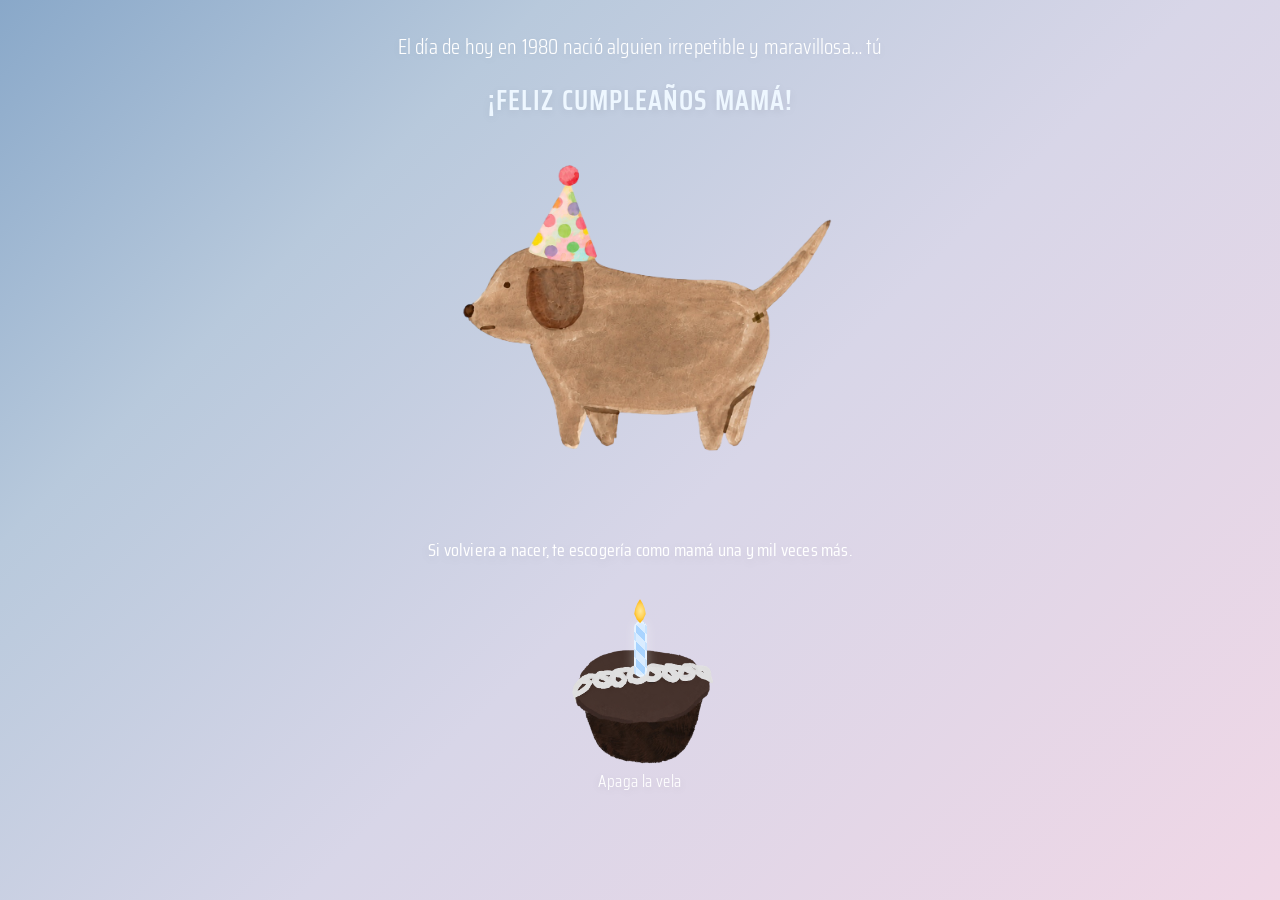
<file: index.html>
<!DOCTYPE html>
<html lang="es">

<head>

<meta charset="UTF-8">

<meta
name="viewport"
content="width=device-width, initial-scale=1.0">

<title>Feliz Cumpleaños Mamá</title>

<link
href="https://fonts.googleapis.com/css2?family=Saira+Condensed:wght@300;400;500;600&display=swap"
rel="stylesheet">

<link
rel="stylesheet"
href="style.css">

</head>

<body>

<div class="page">

<!-- ✨ FONDO -->

<div class="floating-bg">

<div class="floating-item"></div>
<div class="floating-item"></div>
<div class="floating-item"></div>
<div class="floating-item"></div>
<div class="floating-item"></div>
<div class="floating-item"></div>
<div class="floating-item"></div>
<div class="floating-item"></div>

<div class="sparkle"></div>
<div class="sparkle"></div>
<div class="sparkle"></div>
<div class="sparkle"></div>
<div class="sparkle"></div>
<div class="sparkle"></div>
<div class="sparkle"></div>
<div class="sparkle"></div>
<div class="sparkle"></div>
<div class="sparkle"></div>

<div class="star">✦</div>
<div class="star">✦</div>
<div class="star">✦</div>
<div class="star">✦</div>
<div class="star">✦</div>
<div class="star">✦</div>

</div>

<!-- ✨ CONTENIDO -->

<div class="content">

<h1 class="title">

<span class="top-text">

El día de hoy en 1980 nació alguien irrepetible y maravillosa… tú

</span>

<br><br>

<span class="birthday-text">

¡FELIZ CUMPLEAÑOS MAMÁ!

</span>

</h1>

<!-- 🐶 PERRITO -->

<div class="dog-wrapper">

<div class="dog-scene">

<img
src="dog.png"
class="dog">

<div id="confetti-container"></div>

</div>

</div>

<!-- ✨ FRASE -->

<p class="subtitle">

Si volviera a nacer, te escogería como mamá una y mil veces más.

</p>

<!-- 🎂 PASTEL -->

<div class="cake-section">

<div class="cake-wrapper">

<img
src="cake.png"
class="cake">

<!-- 🕯️ VELA -->

<div
class="candle"
onclick="blowCandle()">

<div
id="flame"
class="flame">

</div>

</div>

</div>

<p class="blow-text">

Apaga la vela

</p>

</div>

</div>

</div>

<script src="script.js"></script>

</body>

</html>
</file>
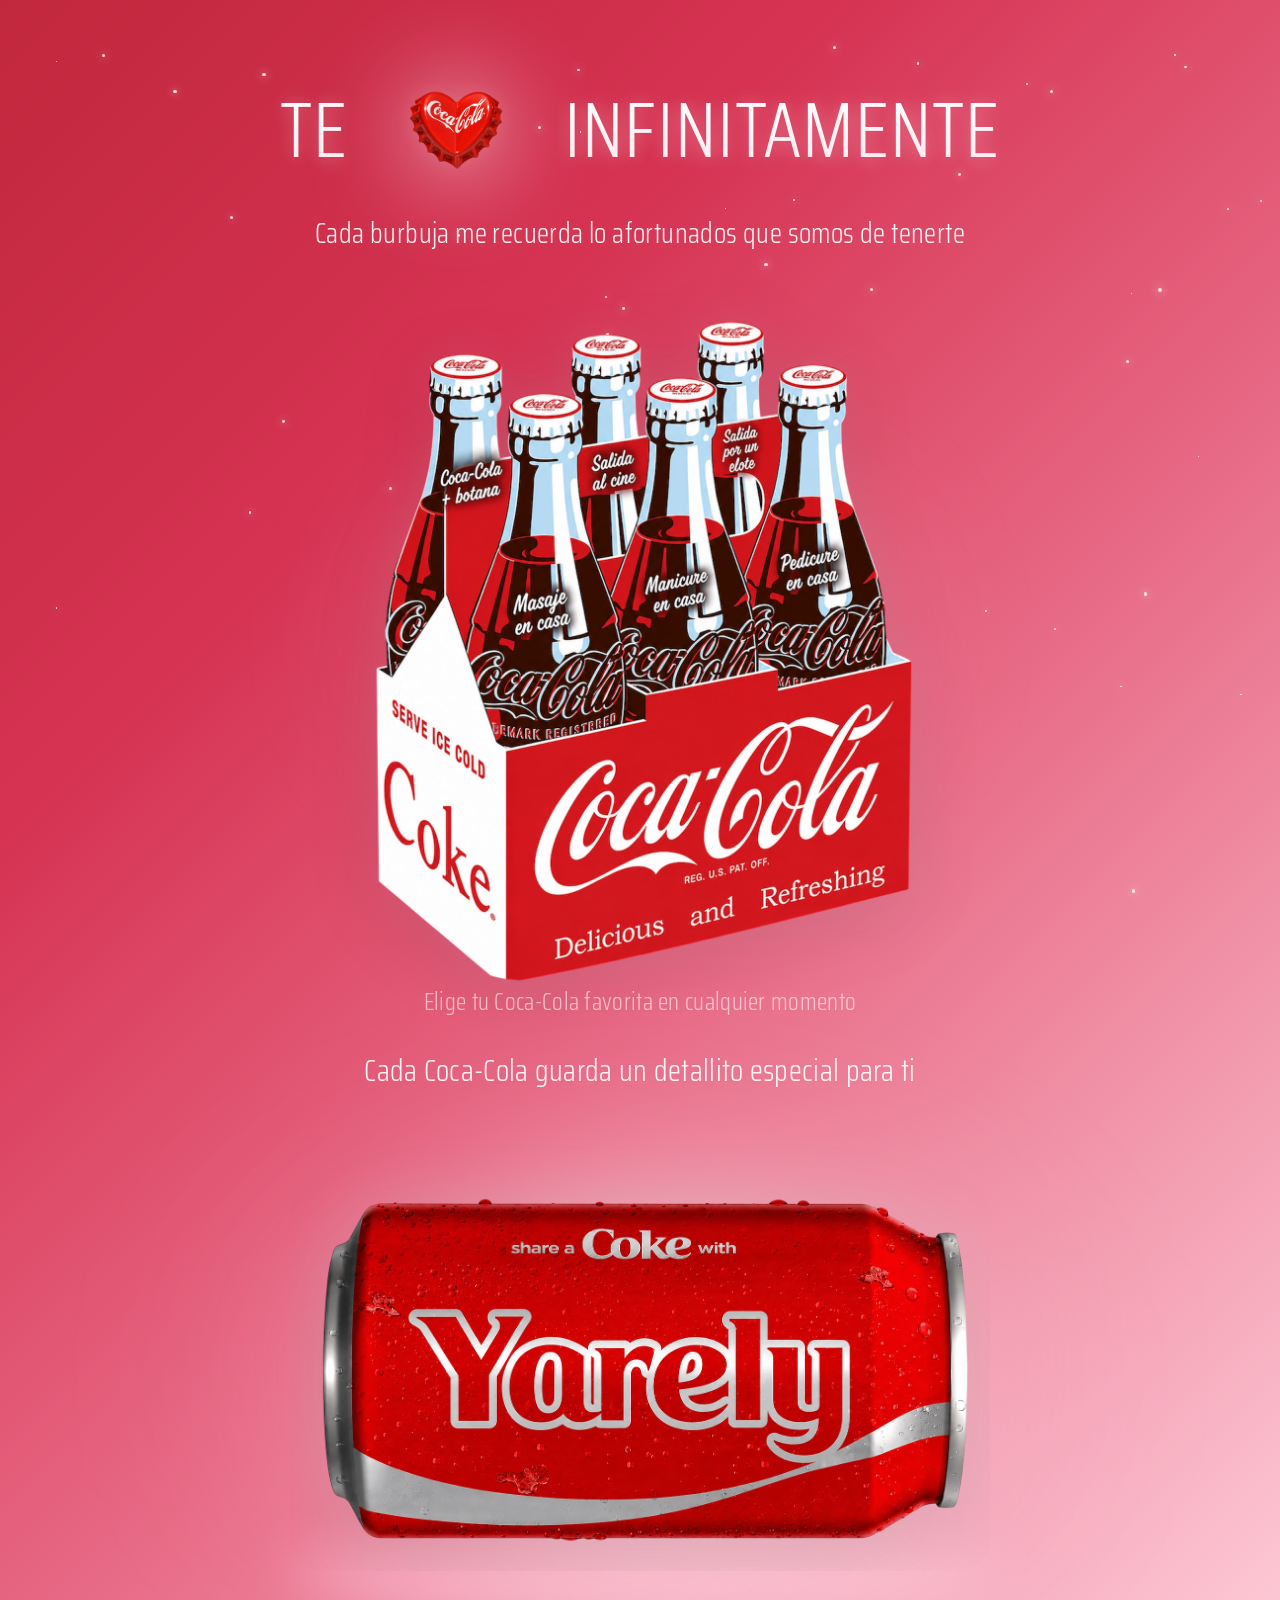
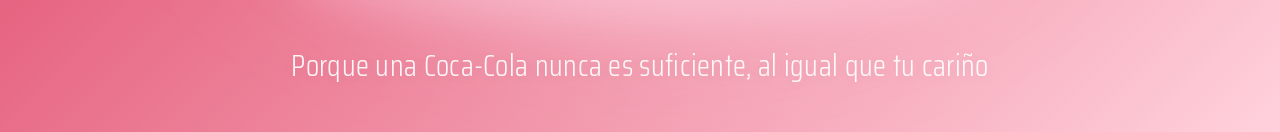
<file: page2.html>
<!DOCTYPE html>
<html lang="es">

<head>

<meta charset="UTF-8">

<meta
name="viewport"
content="width=device-width, initial-scale=1.0">

<title>Page 2</title>

<link
href="https://fonts.googleapis.com/css2?family=Saira+Condensed:wght@300;400;500;600&display=swap"
rel="stylesheet">

<link
rel="stylesheet"
href="style2.css">

</head>

<body>

<div class="page2">

<!-- ✨ BURBUJAS -->

<div class="bubbles">

<div class="bubble"></div>
<div class="bubble"></div>
<div class="bubble"></div>
<div class="bubble"></div>
<div class="bubble"></div>
<div class="bubble"></div>
<div class="bubble"></div>
<div class="bubble"></div>

</div>

<!-- ✨ SPARKLES -->

<div class="sparkles">

<div
class="sparkle"
style="top:6%; left:8%;">
</div>

<div
class="sparkle"
style="top:14%; left:42%;">
</div>

<div
class="sparkle"
style="top:10%; left:82%;">
</div>

<div
class="sparkle"
style="top:24%; left:18%;">
</div>

<div
class="sparkle"
style="top:32%; left:68%;">
</div>

<div
class="sparkle"
style="top:40%; left:88%;">
</div>

</div>

<!-- ✨ TÍTULO -->

<div class="title-container">

<span class="title-text">
TE
</span>

<div class="heart-wrapper">

<div class="heart-glow"></div>

<img
src="heart.png"
class="heart-img">

</div>

<span class="title-text">
INFINITAMENTE
</span>

</div>

<p class="subtitle">
Cada burbuja me recuerda lo afortunados que somos de tenerte
</p>

<div class="sixpack-section">

<img
src="sixpack.png"
class="sixpack-img">

<button class="cap-hitbox cap1"
onclick="openBottle(1)">
</button>

<button class="cap-hitbox cap2"
onclick="openBottle(2)">
</button>

<button class="cap-hitbox cap3"
onclick="openBottle(3)">
</button>

<button class="cap-hitbox cap4"
onclick="openBottle(4)">
</button>

<button class="cap-hitbox cap5"
onclick="openBottle(5)">
</button>

<button class="cap-hitbox cap6"
onclick="openBottle(6)">
</button>

</div>

<p class="sixpack-legend">
Elige tu Coca-Cola favorita en cualquier momento
</p>

<p class="sixpack-message">
Cada Coca-Cola guarda un detallito especial para ti
</p>

<div class="can-section">

<img
src="coke-can.png"
class="can-img"
onclick="openMachine()">

</div>

<p class="final-message">
Porque una Coca-Cola nunca es suficiente,
al igual que tu cariño
</p>

</div>
<!-- ✨ MODAL COCA-COLA -->

<div class="bottle-modal" id="bottleModal">

  <div class="modal-overlay"></div>

  <div class="modal-content">

    <button
      class="close-modal-btn"
      onclick="closeBottleModal()">

      ✕

    </button>

    <div class="bottle-row">

      <img
        src="bottle.png"
        class="big-bottle"
        id="mainBottle">

      <img
        src="opener.png"
        class="opener-img"
        id="opener"
        onclick="openCoke()">

      <div class="fizz" id="fizz"></div>

    </div>

    <p class="open-text" id="openText">

      Destapa tu Coca-Cola

    </p>

  </div>

</div>

<!-- ✨ OVERLAY CUPÓN -->

<div class="coupon-choice" id="couponChoice">

  <div class="coupon-choice-inner">

    <img
      src="coupon1.png"
      class="coupon-image"
      id="couponImage"
    >

    <button
      class="coupon-zone cancel-zone"
      onclick="cancelCoupon()">
    </button>

    <button
      class="coupon-zone redeem-zone"
      onclick="confirmRedeem()">
    </button>

    <div class="coupon-labels">

      <p class="coupon-label">
        Cancelar
      </p>

      <p class="coupon-label">
        Redimir
      </p>

    </div>

  </div>

</div>

</div>

<!-- ✨ MODAL MÁQUINA -->

<div class="machine-modal" id="machineModal">

  <div class="machine-overlay"></div>

  <div class="machine-content">

    <button
      class="close-machine-btn"
      onclick="closeMachine()">

      ✕

    </button>

<div class="machine-wrapper">

<div id="machineImageContainer">

<img
src="machine-5.png"
class="machine-img"
id="machineImage">

</div>

<button
class="machine-btn machine-btn-1"
onclick="useMachineCan(1)">
</button>

<button
class="machine-btn machine-btn-2"
onclick="useMachineCan(2)">
</button>

<button
class="machine-btn machine-btn-3"
onclick="useMachineCan(3)">
</button>

<button
class="machine-btn machine-btn-4"
onclick="useMachineCan(4)">
</button>

<button
class="machine-btn machine-btn-5"
onclick="useMachineCan(5)">
</button>

</div>

    <p class="machine-text">

      Toma tu Coca-Cola en el orden:
      arriba hacia abajo

</p>

<!-- ✨ ELECCIÓN LATA -->

<div
class="machine-choice"
id="machineChoice">

<div class="machine-choice-inner">

<p class="machine-choice-title">
Una Coca-Cola de regalo para ti
</p>

<img
src="can-crushed.png"
class="machine-can-left"
onclick="cancelMachineCan()">

<img
src="can-normal.png"
class="machine-can-right"
onclick="redeemMachineCan()">

<div class="machine-choice-labels">

<p>
Cancelar
</p>

<p>
Redimir
</p>

</div>

<p
class="machine-counter"
id="machineCounter">

Redimidos 0/5

</p>

</div>

</div>
</div>
</div>

<script src="script2.js"></script>

</body>
</html>
</file>
<file: style.css>
body{

margin:0;
padding:0;

overflow:hidden;

font-family:
'Saira Condensed',
sans-serif;

background:
linear-gradient(
135deg,
#89a8c9 0%,
#b8c9dc 25%,
#d8d6e8 55%,
#f0d7e6 100%
);

}

/* ✨ CONTENEDOR */

.container{

display:flex;

width:200vw;
height:100vh;

overflow-x:auto;

scroll-snap-type:x mandatory;

scroll-behavior:smooth;

}

.page{

position:relative;

width:100vw;
height:100vh;

flex-shrink:0;

scroll-snap-align:start;

overflow:hidden;

}

/* ✨ CONTENIDO */

.content{

position:relative;

z-index:2;

width:100%;
height:100vh;

display:flex;
flex-direction:column;

justify-content:flex-start;

align-items:center;

padding:34px 14px 18px;

gap:18px;

box-sizing:border-box;

overflow:hidden;

}

/* ✨ FONDO */

.floating-bg{

position:fixed;

width:100%;
height:100%;

overflow:hidden;

pointer-events:none;

z-index:0;

}

/* ○ CÍRCULOS */

.floating-item{

position:absolute;

bottom:-100px;

width:18px;
height:18px;

background:
rgba(255,255,255,0.52);

border-radius:50%;

filter:blur(2px);

animation:
floatUp linear infinite;

}

/* ✨ GLITTER */

.sparkle{

position:absolute;

width:4px;
height:4px;

background:white;

border-radius:50%;

opacity:0;

box-shadow:
0 0 12px rgba(255,255,255,0.95),
0 0 24px rgba(255,255,255,0.75);

animation:
sparkleTwinkle infinite ease-in-out;

}

/* ⭐ ESTRELLAS */

.star{

position:absolute;

font-size:24px;

color:white;

opacity:0;

text-shadow:
0 0 12px rgba(255,255,255,1),
0 0 25px rgba(255,255,255,0.9);

animation:
starTwinkle infinite ease-in-out;

}

/* ✨ POSICIONES */

.floating-item:nth-child(1){
left:5%;
animation-duration:12s;
}

.floating-item:nth-child(2){
left:15%;
animation-duration:15s;
}

.floating-item:nth-child(3){
left:28%;
animation-duration:11s;
}

.floating-item:nth-child(4){
left:45%;
animation-duration:16s;
}

.floating-item:nth-child(5){
left:60%;
animation-duration:13s;
}

.floating-item:nth-child(6){
left:75%;
animation-duration:17s;
}

.floating-item:nth-child(7){
left:88%;
animation-duration:12s;
}

.floating-item:nth-child(8){
left:96%;
animation-duration:18s;
}

.sparkle:nth-child(9){
top:10%;
left:20%;
animation-duration:2s;
}

.sparkle:nth-child(10){
top:20%;
left:70%;
animation-duration:3s;
}

.sparkle:nth-child(11){
top:35%;
left:40%;
animation-duration:2.5s;
}

.sparkle:nth-child(12){
top:50%;
left:85%;
animation-duration:3.5s;
}

.sparkle:nth-child(13){
top:60%;
left:10%;
animation-duration:2.2s;
}

.sparkle:nth-child(14){
top:75%;
left:55%;
animation-duration:3s;
}

.sparkle:nth-child(15){
top:30%;
left:90%;
animation-duration:2.8s;
}

.sparkle:nth-child(16){
top:80%;
left:30%;
animation-duration:2.6s;
}

.sparkle:nth-child(17){
top:15%;
left:50%;
animation-duration:3.2s;
}

.sparkle:nth-child(18){
top:65%;
left:75%;
animation-duration:2.4s;
}

.star:nth-child(19){
top:10%;
left:10%;
animation-duration:4s;
}

.star:nth-child(20){
top:22%;
left:82%;
animation-duration:5s;
}

.star:nth-child(21){
top:40%;
left:15%;
animation-duration:4.5s;
}

.star:nth-child(22){
top:60%;
left:75%;
animation-duration:5.5s;
}

.star:nth-child(23){
top:78%;
left:45%;
animation-duration:4.8s;
}

.star:nth-child(24){
top:15%;
left:55%;
animation-duration:5.2s;
}

/* ✨ ANIMACIONES */

@keyframes floatUp{

0%{

transform:
translateY(0)
translateX(0);

opacity:0;

}

20%{
opacity:1;
}

100%{

transform:
translateY(-120vh)
translateX(30px);

opacity:0;

}

}

@keyframes sparkleTwinkle{

0%{
opacity:0;
transform:scale(0.5);
}

50%{
opacity:1;
transform:scale(1.5);
}

100%{
opacity:0;
transform:scale(0.5);
}

}

@keyframes starTwinkle{

0%{
opacity:0.15;
transform:scale(0.7);
}

50%{
opacity:1;
transform:scale(1.3);
}

100%{
opacity:0.15;
transform:scale(0.7);
}

}

/* ✨ TÍTULO */

.title{

font-size:21px;

font-weight:300;

line-height:1.2;

letter-spacing:0.2px;

text-align:center;

max-width:760px;

margin:0;

text-shadow:
0 2px 10px rgba(0,0,0,0.08);

}

.top-text{

color:white;

font-weight:300;

}

.birthday-text{

font-size:28px;

font-weight:600;

letter-spacing:1px;

word-spacing:2px;

color:#eef7ff;

}

/* 🐶 PERRITO */

.dog-wrapper{

display:flex;
flex-direction:column;

align-items:center;

}

.dog-scene{

position:relative;

width:680px;
max-width:94vw;

display:flex;
justify-content:center;
align-items:center;

}

.dog{

width:100%;

display:block;

position:relative;

z-index:2;

}

/* 🎉 CONFETTI */

#confetti-container{

position:absolute;

right:100px;
bottom:100px;

width:20px;
height:20px;

z-index:1;

pointer-events:none;

}

.confetti{

position:absolute;

width:12px;
height:18px;

border-radius:3px;

opacity:1;

animation:
confettiFall linear forwards;

}

.streamer{

position:absolute;

width:45px;
height:18px;

border-radius:50%;

border:5px solid;

border-color:
transparent
transparent
currentColor
transparent;

opacity:1;

animation:
streamerFall linear forwards;

}

@keyframes confettiFall{

0%{

transform:
translate(0,0)
rotate(0deg)
scale(0.6);

opacity:1;

}

100%{

transform:
translate(var(--x),var(--y))
rotate(720deg)
scale(1.1);

opacity:0;

}

}

@keyframes streamerFall{

0%{

transform:
translate(0,0)
rotate(0deg);

opacity:1;

}

100%{

transform:
translate(var(--x),var(--y))
rotate(540deg);

opacity:0;

}

}

/* ✨ FRASE */

.subtitle{

margin-top:2px;

font-size:18px;

font-weight:400;

letter-spacing:0.2px;

color:white;

text-align:center;

max-width:650px;

line-height:1.25;

text-shadow:
0 3px 12px rgba(0,0,0,0.12);

}

/* 🎂 PASTEL */

.cake-section{

margin-top:8px;

display:flex;
flex-direction:column;

align-items:center;

}

.cake-wrapper{

position:relative;

width:185px;

display:flex;
justify-content:center;
align-items:center;

}

.cake{

width:100%;

display:block;

}

/* 🕯️ VELA */

.candle{

position:absolute;

top:16px;

width:9px;
height:52px;

background:
repeating-linear-gradient(
45deg,
#d9ecff 0px,
#d9ecff 6px,
#a9d4ff 6px,
#a9d4ff 12px
);

border-radius:10px;

display:flex;
justify-content:center;

cursor:pointer;

box-shadow:
0 0 12px rgba(255,255,255,0.35);

border:
2px solid rgba(255,255,255,0.35);

}

/* 🔥 FLAMA */

.flame{

position:absolute;

top:-24px;

width:15px;
height:24px;

background:
radial-gradient(
ellipse at center,
#ffe89a 0%,
#ffd35a 38%,
#ffb300 68%,
#ff8a00 100%
);

border-radius:
50% 50% 50% 50% / 65% 65% 35% 35%;

transform:
rotate(0deg);

animation:
flameMove 0.12s infinite alternate;

filter:
drop-shadow(
0 0 10px rgba(255,200,0,0.95)
);

clip-path:
polygon(
50% 0%,
68% 18%,
82% 40%,
88% 62%,
72% 84%,
50% 100%,
28% 84%,
12% 62%,
18% 40%,
32% 18%
);

}

@keyframes flameMove{

0%{

transform:
scale(1)
rotate(-2deg);

}

100%{

transform:
scale(1.08)
rotate(2deg);

}

}

/* ❌ APAGAR */

.flame-out{

animation:none;

opacity:0;

transition:0.7s;

}

/* ✨ TEXTO */

.blow-text{

margin-top:-22px;

font-size:17px;

font-weight:300;

letter-spacing:0.4px;

color:white;

text-shadow:
0 2px 10px rgba(0,0,0,0.12);

}

/* ✨ PÁGINA 2 */

.page2{

display:flex;

justify-content:center;
align-items:center;

}

.page2-title{

font-size:60px;

color:white;

font-weight:400;

}

/* ✨ TRANSICIÓN ENTRE PÁGINAS */

.page{

transition:
opacity 1s ease,
transform 1s ease;

}

/* ✨ DESAPARECER */

.page.fade-out{

opacity:0;

transform:
scale(1.03);

}
/* ✨ MODAL REDENCIÓN */

.redeem-overlay{

position:fixed;

inset:0;

display:flex;

justify-content:center;
align-items:center;

background:
rgba(0,0,0,.34);

backdrop-filter:
blur(12px);

opacity:0;

pointer-events:none;

transition:
all .45s ease;

z-index:100000;

}

.redeem-overlay.show{

opacity:1;

pointer-events:auto;

}

/* ✨ BOX */

.redeem-box{

width:
min(84vw,320px);

padding:
28px 24px;

border-radius:28px;

background:
rgba(255,255,255,.12);

border:
1px solid rgba(255,255,255,.14);

backdrop-filter:
blur(18px);

box-shadow:
0 10px 40px rgba(0,0,0,.18);

text-align:center;

transform:
translateY(14px)
scale(.95);

transition:
all .45s ease;

}

.redeem-overlay.show .redeem-box{

transform:
translateY(0)
scale(1);

}

/* ✨ TÍTULO */

.redeem-title{

font-size:20px;

font-weight:400;

color:white;

margin:0 0 14px;

}

/* ✨ REGALO */

.redeem-ticket{

font-size:24px;

font-weight:300;

line-height:1.45;

color:
rgba(255,255,255,.82);

margin:0 0 28px;

}

/* ✨ BOTONES */

.redeem-buttons{

display:flex;

justify-content:center;

gap:14px;

}

.redeem-btn{

border:none;

padding:
12px 20px;

border-radius:16px;

font-family:
'Saira Condensed',
sans-serif;

font-size:17px;

cursor:pointer;

transition:
all .25s ease;

}

.cancel-btn{

background:
rgba(255,255,255,.10);

color:white;

}

.confirm-btn{

background:
rgba(255,255,255,.18);

border:
1px solid rgba(255,255,255,.14);

color:white;

}

.redeem-btn:hover{

transform:
translateY(-2px);

}
</file>
<file: style2.css>
body{

margin:0;
padding:0;

overflow-x:hidden;
overflow-y:auto;

font-family:
'Saira Condensed',
sans-serif;

background:
linear-gradient(
135deg,
#c1273d 0%,
#d63352 28%,
#e76884 55%,
#ffd1dc 100%
);

}

/* ✨ CONTENEDOR */

.page2{

position:relative;

width:100vw;
min-height:100vh;

overflow:hidden;

padding-bottom:18px;

box-sizing:border-box;

}

/* ✨ BURBUJAS */

.bubbles{

position:fixed;

inset:0;

pointer-events:none;

overflow:hidden;

z-index:1;

}

.bubble{

position:absolute;

bottom:-120px;

border-radius:50%;

background:
rgba(255,255,255,0.16);

backdrop-filter:
blur(2px);

animation:
bubbleFloat linear infinite;

}

/* ✨ POSICIONES */

.bubble:nth-child(1){

left:8%;

width:24px;
height:24px;

animation-duration:10s;

}

.bubble:nth-child(2){

left:20%;

width:14px;
height:14px;

animation-duration:7s;

animation-delay:1s;

}

.bubble:nth-child(3){

left:34%;

width:34px;
height:34px;

animation-duration:13s;

}

.bubble:nth-child(4){

left:50%;

width:18px;
height:18px;

animation-duration:9s;

animation-delay:2s;

}

.bubble:nth-child(5){

left:64%;

width:26px;
height:26px;

animation-duration:12s;

}

.bubble:nth-child(6){

left:78%;

width:16px;
height:16px;

animation-duration:8s;

animation-delay:1.5s;

}

.bubble:nth-child(7){

left:88%;

width:32px;
height:32px;

animation-duration:14s;

}

.bubble:nth-child(8){

left:95%;

width:20px;
height:20px;

animation-duration:10s;

}

/* ✨ SPARKLES */

.sparkles{

position:fixed;

inset:0;

pointer-events:none;

z-index:1;

}

.sparkle{

position:absolute;

width:3px;
height:3px;

border-radius:50%;

background:
rgba(255,255,255,0.82);

box-shadow:
0 0 10px rgba(255,255,255,0.95),
0 0 20px rgba(255,255,255,0.45);

animation:
sparkleMove ease-in-out infinite;

animation-duration:4s;

}

/* ✨ TÍTULO */

.title-container{

position:relative;

display:flex;

align-items:center;
justify-content:center;

gap:3vw;

width:100%;

padding-top:70px;

box-sizing:border-box;

z-index:2;

}

/* ✨ TEXTO */

.title-text{

font-size:
clamp(42px, 9vw, 78px);

font-weight:300;

letter-spacing:1px;

line-height:1;

white-space:nowrap;

background:
linear-gradient(
180deg,
#ffffff 0%,
#ffe8ee 100%
);

-webkit-background-clip:text;

-webkit-text-fill-color:transparent;

text-shadow:
0 4px 18px rgba(255,255,255,0.18),
0 0 18px rgba(255,255,255,0.22);

}

/* ❤️ CONTENEDOR */

.heart-wrapper{

position:relative;

display:flex;
justify-content:center;
align-items:center;

}

/* ✨ AURA BLANCA */

.heart-glow{

position:absolute;

width:165px;
height:165px;

border-radius:50%;

background:
radial-gradient(
circle,
rgba(255,255,255,0.52) 0%,
rgba(255,255,255,0.34) 22%,
rgba(255,220,235,0.18) 42%,
rgba(255,210,225,0.08) 58%,
transparent 78%
);

filter:
blur(34px);

transform:
scale(1.12);

z-index:1;

pointer-events:none;

}

/* ❤️ IMAGEN */

.heart-img{

width:
clamp(70px, 16vw, 140px);

height:auto;

display:block;

position:relative;

z-index:2;

mix-blend-mode:normal;

filter:
drop-shadow(
0 0 10px rgba(255,255,255,0.10)
);

}

/* ✨ SUBTÍTULO */

.subtitle{

position:relative;

z-index:2;

margin-top:22px;

padding:0 28px;

text-align:center;

font-size:
clamp(18px, 4.5vw, 28px);

font-weight:300;

line-height:1.5;

letter-spacing:.4px;

color:
rgba(255,255,255,0.92);

text-shadow:
0 2px 12px rgba(255,255,255,0.10),
0 2px 10px rgba(0,0,0,0.08);

}

/* ✨ BURBUJAS REFRESCO */

.fizz-bg{

position:fixed;

inset:0;

pointer-events:none;

overflow:hidden;

z-index:0;

}

.fizz-bubble{

position:absolute;

bottom:-120px;

border-radius:50%;

background:
radial-gradient(
circle at 30% 30%,
rgba(255,255,255,0.95),
rgba(255,255,255,0.28) 42%,
rgba(255,255,255,0.10) 65%,
transparent 100%
);

backdrop-filter:
blur(1px);

opacity:.55;

animation:
fizzRise linear infinite;

}

/* ✨ SIXPACK */

.sixpack-section{

position:relative;

z-index:2;

width:100%;

display:flex;
justify-content:center;
align-items:center;

margin-top:42px;

padding:
0 18px;

box-sizing:border-box;

}

/* ✨ AURA SIXPACK */

.sixpack-section::before{

content:"";

position:absolute;

width:
min(92vw, 620px);

height:380px;

border-radius:50%;

background:
radial-gradient(
circle,
rgba(255,255,255,0.52) 0%,
rgba(255,255,255,0.30) 20%,
rgba(255,230,240,0.16) 40%,
rgba(255,220,235,0.08) 58%,
transparent 82%
);

filter:
blur(54px);

transform:
scale(1.08);

z-index:1;

pointer-events:none;

}

/* ✨ IMAGEN */

.sixpack-img{

position:relative;

z-index:2;

width:
min(92vw, 560px);

height:auto;

display:block;

filter:
drop-shadow(
0 14px 34px rgba(0,0,0,0.10)
)
drop-shadow(
0 0 22px rgba(255,255,255,0.08)
);

}

/* ✨ LEYENDA */

.sixpack-legend{

position:relative;

z-index:2;

margin-top:4px;

padding:
0 26px;

text-align:center;

font-size:
clamp(16px, 4vw, 24px);

font-weight:300;

line-height:1.4;

letter-spacing:.3px;

color:
rgba(255,255,255,0.58);

text-shadow:
0 1px 10px rgba(255,255,255,0.08);

}

/* ✨ FRASE */

.sixpack-message{

position:relative;

z-index:2;

margin-top:28px;

padding:
0 34px;

text-align:center;

font-size:
clamp(20px, 4.8vw, 30px);

font-weight:300;

line-height:1.6;

letter-spacing:.3px;

color:
rgba(255,255,255,0.92);

text-shadow:
0 2px 14px rgba(0,0,0,0.08);

}

/* ✨ ANIMACIONES */

@keyframes bubbleFloat{

0%{

transform:
translateY(0)
translateX(0);

opacity:0;

}

15%{

opacity:1;

}

100%{

transform:
translateY(-120vh)
translateX(25px);

opacity:0;

}

}

@keyframes sparkleMove{

0%{

opacity:0.2;

transform:
scale(0.8);

}

50%{

opacity:1;

transform:
scale(1.4);

}

100%{

opacity:0.2;

transform:
scale(0.8);

}

}

@keyframes fizzRise{

0%{

transform:
translateY(0)
translateX(0)
scale(.7);

opacity:0;

}

10%{

opacity:.55;

}

50%{

transform:
translateY(-55vh)
translateX(8px)
scale(1);

}

100%{

transform:
translateY(-120vh)
translateX(-10px)
scale(1.15);

opacity:0;

}

}
/* ✨ LATA */

.can-section{

position:relative;

z-index:2;

width:100%;

display:flex;
justify-content:center;
align-items:center;

margin-top:46px;

padding:
0 22px;

box-sizing:border-box;

}

/* ✨ AURA LATA */

.can-section::before{

content:"";

position:absolute;

width:
min(104vw, 860px);

height:380px;

border-radius:50%;

background:
radial-gradient(
circle,
rgba(255,255,255,0.72) 0%,
rgba(255,255,255,0.46) 18%,
rgba(255,240,245,0.26) 36%,
rgba(255,225,235,0.14) 54%,
rgba(255,210,225,0.08) 68%,
transparent 86%
);

filter:
blur(72px);

transform:
scale(1.14);

z-index:1;

pointer-events:none;

}

/* ✨ NIEBLA INFERIOR */

.can-section::after{

content:"";

position:absolute;

bottom:-8px;
left:50%;

transform:
translateX(-50%);

width:
min(92vw, 700px);

height:90px;

background:
linear-gradient(
to bottom,
rgba(255,210,225,0) 0%,
rgba(255,210,225,0.24) 30%,
rgba(255,220,235,0.42) 55%,
rgba(255,225,240,0.62) 100%
);

filter:
blur(26px);

border-radius:50%;

z-index:1;

pointer-events:none;

}

/* ✨ IMAGEN */

.can-img{

position:relative;

z-index:2;

width:
min(96vw, 700px);

height:auto;

display:block;

/* ✨ RECORTAR SOMBRA INFERIOR */

clip-path:
inset(0% 0% 8% 0% round 28px);

/* ✨ GLOW */

filter:
drop-shadow(
0 18px 40px rgba(0,0,0,0.10)
)
drop-shadow(
0 0 34px rgba(255,255,255,0.18)
);

}

/* ✨ FRASE FINAL */

.final-message{

position:relative;

z-index:2;

margin-top:34px;
margin-bottom:24px;

padding:
0 34px;

text-align:center;

font-size:
clamp(20px, 4.8vw, 30px);

font-weight:300;

line-height:1.6;

letter-spacing:.3px;

color:
rgba(255,255,255,0.92);

text-shadow:
0 2px 14px rgba(0,0,0,0.08);

}

/* ✨ HITBOXES TAPAS */

.cap-hitbox{

position:absolute;

width:13%;
aspect-ratio:1/1;

border:none;

background:
rgba(255,255,255,0);

border-radius:50%;

cursor:pointer;

z-index:20;

transform:
translate(-50%, -50%);

}

/* ✨ POSICIONES EXACTAS */

.cap1{

top:14%;
left:19%;

}

.cap2{

top:18%;
left:33%;

}

.cap3{

top:10%;
left:46%;

}

.cap4{

top:17%;
left:59%;

}

.cap5{

top:9%;
left:70%;

}

.cap6{

top:15%;
left:84%;

}

/* ✨ DEBUG OPCIONAL */

/*
.cap-hitbox{

background:
rgba(0,255,0,0.25);

}
*/
/* ✨ MODAL */

.bottle-modal{

position:fixed;

inset:0;

display:flex;

justify-content:center;
align-items:center;

opacity:0;

visibility:hidden;

pointer-events:none;

transition:
opacity .7s ease,
visibility .7s ease;

z-index:9999;

}

/* ✨ MOSTRAR */

.bottle-modal.show{

opacity:1;

visibility:visible;

pointer-events:auto;

}

/* ✨ OVERLAY */

.modal-overlay{

position:absolute;

inset:0;

background:
rgba(0,0,0,0);

backdrop-filter:
blur(0px)
brightness(1);

-webkit-backdrop-filter:
blur(0px)
brightness(1);

transition:
background .55s ease,
backdrop-filter .55s ease,
-webkit-backdrop-filter .55s ease;

}

.bottle-modal.show .modal-overlay{

background:
rgba(0,0,0,0.34);

backdrop-filter:
blur(22px)
brightness(.86);

-webkit-backdrop-filter:
blur(22px)
brightness(.86);

}

/* ✨ CONTENIDO */

.modal-content{

position:relative;

display:flex;

flex-direction:column;

align-items:center;
justify-content:center;

z-index:2;

/* ✨ OCULTO */

opacity:0;

visibility:hidden;

transform:
translateY(30px)
scale(.92);

transition:
opacity .9s ease,
transform .9s ease;

}

/* ✨ APARECER DESPUÉS */

.bottle-modal.show-content .modal-content{

opacity:1;

visibility:visible;

transform:
translateY(0)
scale(1);

}

/* ✨ FILA */

.bottle-row{

display:flex;

align-items:center;
justify-content:center;

gap:24px;

}

/* ✨ BOTELLA */

.big-bottle{

width:
min(52vw,240px);

filter:
drop-shadow(
0 0 28px rgba(255,255,255,.24)
);

}

/* ✨ DESTAPADOR */

.opener-img{

width:
min(18vw,78px);

margin-top:18px;

}

/* ✨ TEXTO */

.open-text{

margin-top:18px;

font-size:22px;

font-weight:300;

color:white;

letter-spacing:.3px;

}

/* ✨ X */

.close-modal-btn{

position:absolute;

top:-70px;
right:-34px;

width:44px;
height:44px;

border:none;

border-radius:50%;

background:
rgba(255,255,255,0.10);

backdrop-filter:
blur(10px);

-webkit-backdrop-filter:
blur(10px);

color:white;

font-size:22px;

cursor:pointer;

display:flex;
justify-content:center;
align-items:center;

box-shadow:
0 4px 18px rgba(0,0,0,0.12);

}

/* ✨ ANIMACIÓN */

@keyframes modalAppear{

0%{

opacity:0;

transform:
translateY(20px)
scale(.92);

}

100%{

opacity:1;

transform:
translateY(0)
scale(1);

}

}

/* ✨ DESTAPADOR */

.opener-img{

cursor:pointer;

transition:
transform .2s ease;

}

/* ✨ ANIMACIÓN */

.opener-img.opening{

animation:
openerMove 1s ease forwards;

}

/* ✨ EFECTO GAS */

.fizz{

position:absolute;

/* ✨ GAS EN LA TAPA */

top:8%;

left:32%;

transform:
translateX(-50%);

width:26px;
height:26px;

border-radius:50%;

background:
rgba(255,255,255,.92);

filter:
blur(10px);

opacity:0;

pointer-events:none;

z-index:20;

}

.fizz.show{

animation:
fizzPop 1s ease forwards;

}

/* ✨ ANIMACIONES */

@keyframes openerMove{

0%{

transform:
translateY(0)
rotate(0deg);

}

40%{

transform:
translateY(-120px)
rotate(-18deg);

}

100%{

transform:
translateY(0)
rotate(0deg);

}

}

@keyframes fizzPop{

0%{

opacity:0;
transform:
translateX(-50%)
scale(.2);

}

30%{

opacity:1;

}

100%{

opacity:0;

transform:
translateX(-50%)
scale(2.4);

}

}
/* ✨ MINI MODAL REGALO */

.redeem-overlay{

position:fixed;

inset:0;

display:flex;

justify-content:center;
align-items:center;

opacity:0;

pointer-events:none;

transition:
all .45s ease;

z-index:99999;

}

/* ✨ MOSTRAR */

.redeem-overlay.show{

opacity:1;

pointer-events:auto;

}

/* ✨ CAJITA */

.redeem-box{

width:
min(78vw,300px);

padding:
24px 22px;

border-radius:26px;

background:
rgba(255,255,255,.12);

border:
1px solid rgba(255,255,255,.16);

backdrop-filter:
blur(18px);

-webkit-backdrop-filter:
blur(18px);

box-shadow:
0 8px 30px rgba(0,0,0,.18);

text-align:center;

transform:
translateY(16px)
scale(.92);

transition:
all .45s ease;

}

/* ✨ APARECER */

.redeem-overlay.show .redeem-box{

transform:
translateY(0)
scale(1);

}

/* ✨ TITULO */

.redeem-title{

font-size:19px;

font-weight:400;

color:white;

margin:0 0 12px;

}

/* ✨ REGALO */

.redeem-ticket{

font-size:22px;

font-weight:300;

line-height:1.45;

color:
rgba(255,255,255,.86);

margin:0 0 24px;

}

/* ✨ BOTONES */

.redeem-buttons{

display:flex;

justify-content:center;

gap:12px;

}

.redeem-btn{

border:none;

padding:
11px 18px;

border-radius:15px;

font-family:
'Saira Condensed',
sans-serif;

font-size:16px;

cursor:pointer;

transition:
all .25s ease;

}

/* ✨ CANCELAR */

.cancel-btn{

background:
rgba(255,255,255,.10);

color:white;

}

/* ✨ REDIMIR */

.confirm-btn{

background:
rgba(255,255,255,.18);

border:
1px solid rgba(255,255,255,.14);

color:white;

}

/* ✨ HOVER */

.redeem-btn:hover{

transform:
translateY(-2px);

}

/* ✨ TAPA USADA */

.cap-hitbox.used{

opacity:.28;

filter:
grayscale(1);

pointer-events:none;

}

/* ✨ LABELS */

.coupon-labels{

position:absolute;

top:78%;

left:0;

width:100%;

display:flex;

justify-content:space-between;

z-index:10;

}

/* ✨ TEXO */

.coupon-label{

width:50%;

font-size:18px;

font-weight:300;

letter-spacing:.4px;

color:
rgba(255,255,255,.74);

animation:
blinkText 1.6s ease-in-out infinite;

}
.coupon-label:first-child{

transform:
translateX(-18px);

}

.coupon-label:last-child{

transform:
translateX(18px);

}

/* ✨ IMAGEN CUPÓN */

.coupon-image{

width:min(78vw,360px);

display:block;

position:relative;

z-index:2;

filter:
drop-shadow(
0 0 22px rgba(255,255,255,.12)
);

}

/* ✨ ZONAS CLICK */

.coupon-zone{

position:absolute;

top:0;

width:50%;

height:100%;

border:none;

background:transparent;

cursor:pointer;

z-index:5;

}

/* ✨ IZQUIERDA */

.cancel-zone{

left:0;

}

/* ✨ DERECHA */

.redeem-zone{

right:0;

}

/* ✨ LABELS */

.coupon-labels{

position:absolute;

bottom:-46px;

left:0;

width:100%;

display:flex;

justify-content:space-between;

z-index:10;

}

/* ✨ TEXOS */

.coupon-label{

width:50%;

text-align:center;

font-size:18px;

font-weight:300;

color:
rgba(255,255,255,.72);

animation:
blinkText 1.6s ease-in-out infinite;

}

/* ✨ OVERLAY CUPÓN */

.coupon-choice{

position:fixed;

inset:0;

display:none;

justify-content:center;
align-items:center;

background:
rgba(0,0,0,.30);

backdrop-filter:
blur(20px);

-webkit-backdrop-filter:
blur(20px);

z-index:999999;

animation:
couponFade .45s ease;

}

/* ✨ MOSTRAR */

.coupon-choice.show{

display:flex;

}

/* ✨ CONTENEDOR */

.coupon-choice-inner{

position:relative;

width:min(82vw,380px);

display:flex;

justify-content:center;
align-items:center;

}

/* ✨ IMAGEN */

.coupon-image{

width:min(82vw,380px);

height:auto;

display:block;

position:relative;

z-index:2;

filter:
drop-shadow(
0 0 24px rgba(255,255,255,.14)
);

}

/* ✨ ZONAS CLICK */

.coupon-zone{

position:absolute;

top:0;

width:50%;

height:100%;

border:none;

background:transparent;

cursor:pointer;

z-index:5;

}

/* ✨ IZQUIERDA */

.cancel-zone{

left:0;

}

/* ✨ DERECHA */

.redeem-zone{

right:0;

}

/* ✨ TEXTOS */

.coupon-labels{

position:absolute;

bottom:-52px;

left:0;

width:100%;

display:flex;

justify-content:space-between;

padding:0 28px;

box-sizing:border-box;

z-index:10;

}

/* ✨ LABEL */

.coupon-label{

width:50%;

text-align:center;

font-size:18px;

font-weight:300;

letter-spacing:.4px;

color:
rgba(255,255,255,.74);

animation:
blinkText 1.6s ease-in-out infinite;

}

/* ✨ PARPADEO */

@keyframes blinkText{

0%{

opacity:.35;

}

50%{

opacity:1;

}

100%{

opacity:.35;

}

}

/* ✨ APARECER */

@keyframes couponFade{

0%{

opacity:0;

transform:
scale(.96);

}

100%{

opacity:1;

transform:
scale(1);

}

}
/* ✨ MODAL MÁQUINA */

.machine-modal{

position:fixed;

inset:0;

display:flex;

justify-content:center;
align-items:center;

opacity:0;

visibility:hidden;

pointer-events:none;

transition:
opacity .7s ease,
visibility .7s ease;

z-index:99999;

}

/* ✨ MOSTRAR */

.machine-modal.show{

opacity:1;

visibility:visible;

pointer-events:auto;

}

/* ✨ FONDO */

.machine-overlay{

position:absolute;

inset:0;

background:
rgba(0,0,0,.34);

backdrop-filter:
blur(22px)
brightness(.86);

-webkit-backdrop-filter:
blur(22px)
brightness(.86);

}

/* ✨ CONTENIDO */

.machine-content{

position:relative;

display:flex;

flex-direction:column;

align-items:center;

justify-content:center;

justify-content:flex-start;

width:100%;

height:100vh;

padding-top:18px;

box-sizing:border-box;

opacity:0;

transform:
translateY(30px)
scale(.92);

transition:
all .9s ease;

z-index:2;

overflow-y:auto;

}

/* ✨ APARECER */

.machine-modal.show-content .machine-content{

opacity:1;

transform:
translateY(0)
scale(1);

}

/* ✨ IMAGEN */

.machine-img{

position:relative;

z-index:5;

width:min(74vw,340px);

height:auto;

display:block;

transition:opacity .12s linear;

filter:
drop-shadow(
0 0 28px rgba(255,255,255,.14)
);

}

.machine-wrapper{

position:relative;

width:min(74vw,340px);

display:flex;
justify-content:center;
align-items:center;

}

/* ✨ TEXTO */

.machine-text{

margin-top:-34px;

padding:0 34px;

text-align:center;

font-family:
'Saira Condensed',
sans-serif;

font-size:16px;

font-weight:300;

line-height:1.35;

letter-spacing:.3px;

color:
rgba(255,255,255,.48);

text-shadow:
0 1px 8px rgba(255,255,255,.06);

margin-bottom:34px;

}

/* ✨ BOTÓN X */

.close-machine-btn{

position:fixed;

top:32px;
right:22px;

width:46px;
height:46px;

border:none;

border-radius:50%;

background:
rgba(255,255,255,0.12);

backdrop-filter:
blur(10px);

-webkit-backdrop-filter:
blur(10px);

color:white;

font-size:24px;

cursor:pointer;

display:flex;
justify-content:center;
align-items:center;

box-shadow:
0 4px 18px rgba(0,0,0,0.18);

z-index:999999;

}
/* ✨ BOTONES MÁQUINA */

.machine-btn{

position:absolute;

width:7%;
height:3.8%;

border:none;

background:transparent;

cursor:pointer;

z-index:100;

-webkit-tap-highlight-color:
transparent;

}

/* ✨ DESACTIVADO */

.machine-btn.disabled{

pointer-events:none;

opacity:.3;

}

/* ✨ POSICIONES */

.machine-btn-1{

top:25%;
right:18.5%;

}

.machine-btn-2{

top:35%;
right:18.5%;

}

.machine-btn-3{

top:44.5%;
right:18.5%;

}

.machine-btn-4{

top:54%;
right:18.5%;

}

.machine-btn-5{

top:63.5%;
right:18.5%;

}

/* ✨ DESACTIVADO */

.machine-btn.disabled{

pointer-events:none;

opacity:.35;

}

/* ✨ ELECCIÓN */

.machine-choice{

position:fixed;

inset:0;

display:none;

justify-content:center;
align-items:center;

background:
rgba(0,0,0,.30);

backdrop-filter:
blur(20px);

-webkit-backdrop-filter:
blur(20px);

z-index:999999;

}

/* ✨ MOSTRAR */

.machine-choice.show{

display:flex;

}

/* ✨ CONTENEDOR */

.machine-choice-inner{

display:flex;

flex-direction:column;

align-items:center;
justify-content:center;

gap:18px;

margin-top:40px;

}

/* ✨ LATAS */

.machine-can-left,
.machine-can-right{

width:min(28vw,120px);

cursor:pointer;

transition:
transform .25s ease;

}

/* ✨ HOVER */

.machine-can-left:hover,
.machine-can-right:hover{

transform:
scale(1.06);

}

/* ✨ FILA */

.machine-choice-inner{

position:relative;

}

/* ✨ ACOMODO */

.machine-can-left{

position:absolute;

left:-30px;

top:40px;

}

.machine-can-right{

position:absolute;

right:-30px;

top:40px;

}

/* ✨ TEXTOS */

.machine-choice-labels{

display:flex;

justify-content:space-between;

width:280px;

margin-top:180px;

font-size:18px;

font-weight:300;

color:
rgba(255,255,255,.74);

animation:
blinkText 1.6s ease-in-out infinite;

}

/* ✨ CONTADOR */

.machine-counter{

margin-top:18px;

font-size:17px;

font-weight:300;

color:
rgba(255,255,255,.58);

letter-spacing:.3px;

}
/* ✨ TÍTULO LATAS */

.machine-choice-title{

position:absolute;

top:-120px;

left:50%;

transform:translateX(-50%);

width:90%;

text-align:center;

font-family:
'Saira Condensed',
sans-serif;

font-size:
clamp(28px, 7vw, 42px);

font-weight:300;

line-height:1.2;

letter-spacing:.5px;

color:
rgba(255,255,255,.96);

text-shadow:
0 4px 18px rgba(255,255,255,.12);

z-index:20;

}

.machine-drop-overlay{

position:absolute;

top:0;
left:0;

width:100%;
height:100%;

object-fit:contain;

opacity:0;

pointer-events:none;

z-index:999;

transition:opacity .25s ease;

}
</file>
